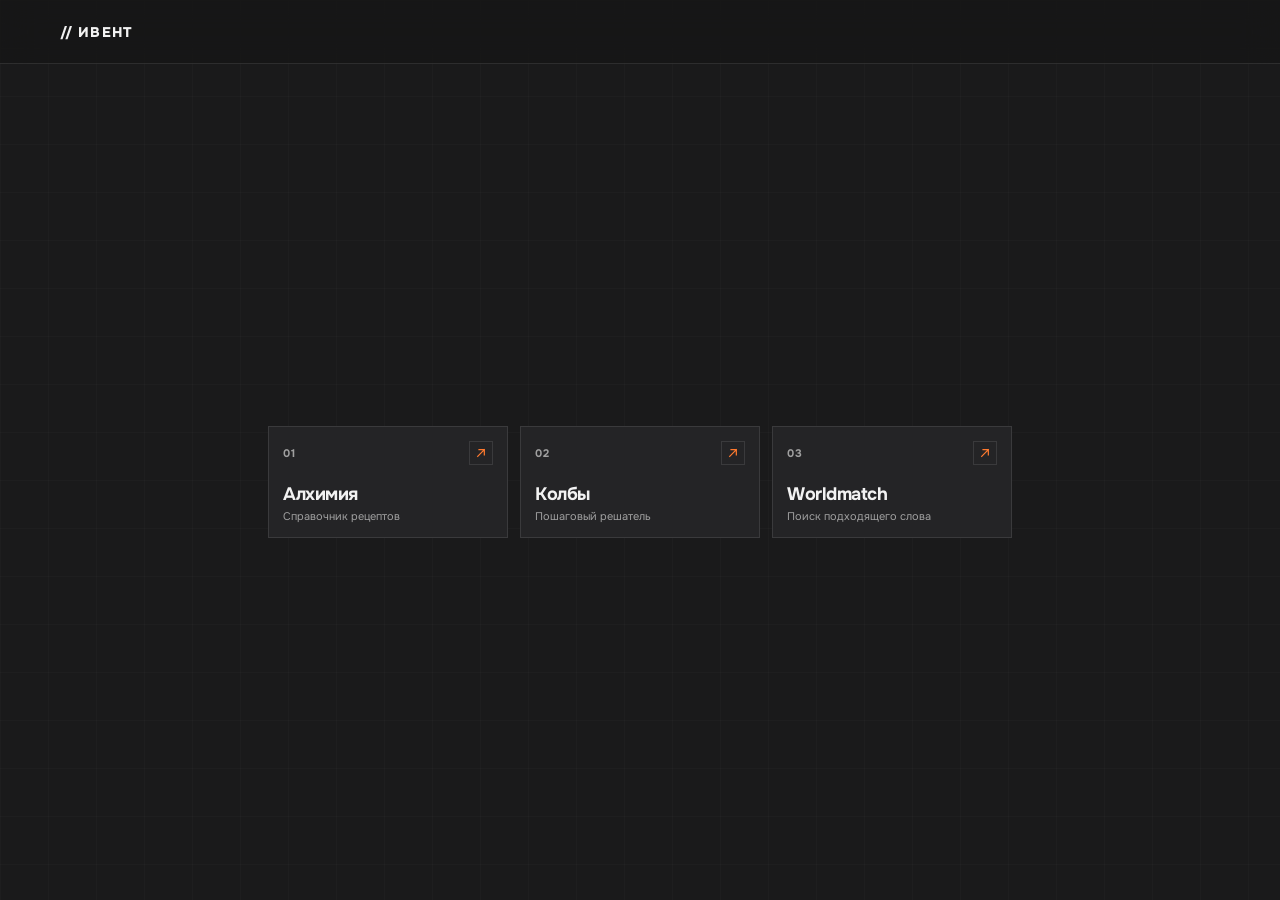
<file: index.html>
<!doctype html>
<html lang="ru">
  <head>
    <meta charset="UTF-8" />
    <meta name="viewport" content="width=device-width, initial-scale=1.0" />
    <meta name="theme-color" content="#1a1a1b" />
    <meta name="description" content="Коллекция небольших полезных инструментов." />
    <title>Инструменты</title>
    <link rel="stylesheet" href="styles.css" />
    <link rel="stylesheet" href="topbar.css" />
  </head>
  <body>
    <header class="topbar">
      <div class="topbar__inner">
        <a class="brand" href="./" aria-label="Ивент — главная">// ИВЕНТ</a>
      </div>
    </header>

    <main class="landing">
      <section class="projects" aria-label="Проекты">
        <div class="project-grid">
          <a class="project-card" href="./Alchemy/">
            <span class="card-index">01</span>
            <span class="card-copy">
              <strong>Алхимия</strong>
              <small>Справочник рецептов</small>
            </span>
            <span class="card-arrow" aria-hidden="true">
              <svg viewBox="0 0 24 24" width="16" height="16"><path d="M7 17 17 7M9 7h8v8" /></svg>
            </span>
          </a>

          <a class="project-card" href="./Tube/">
            <span class="card-index">02</span>
            <span class="card-copy">
              <strong>Колбы</strong>
              <small>Пошаговый решатель</small>
            </span>
            <span class="card-arrow" aria-hidden="true">
              <svg viewBox="0 0 24 24" width="16" height="16"><path d="M7 17 17 7M9 7h8v8" /></svg>
            </span>
          </a>

          <a class="project-card" href="./Word/">
            <span class="card-index">03</span>
            <span class="card-copy">
              <strong>Worldmatch</strong>
              <small>Поиск подходящего слова</small>
            </span>
            <span class="card-arrow" aria-hidden="true">
              <svg viewBox="0 0 24 24" width="16" height="16"><path d="M7 17 17 7M9 7h8v8" /></svg>
            </span>
          </a>
        </div>
      </section>
    </main>
  </body>
</html>
</file>
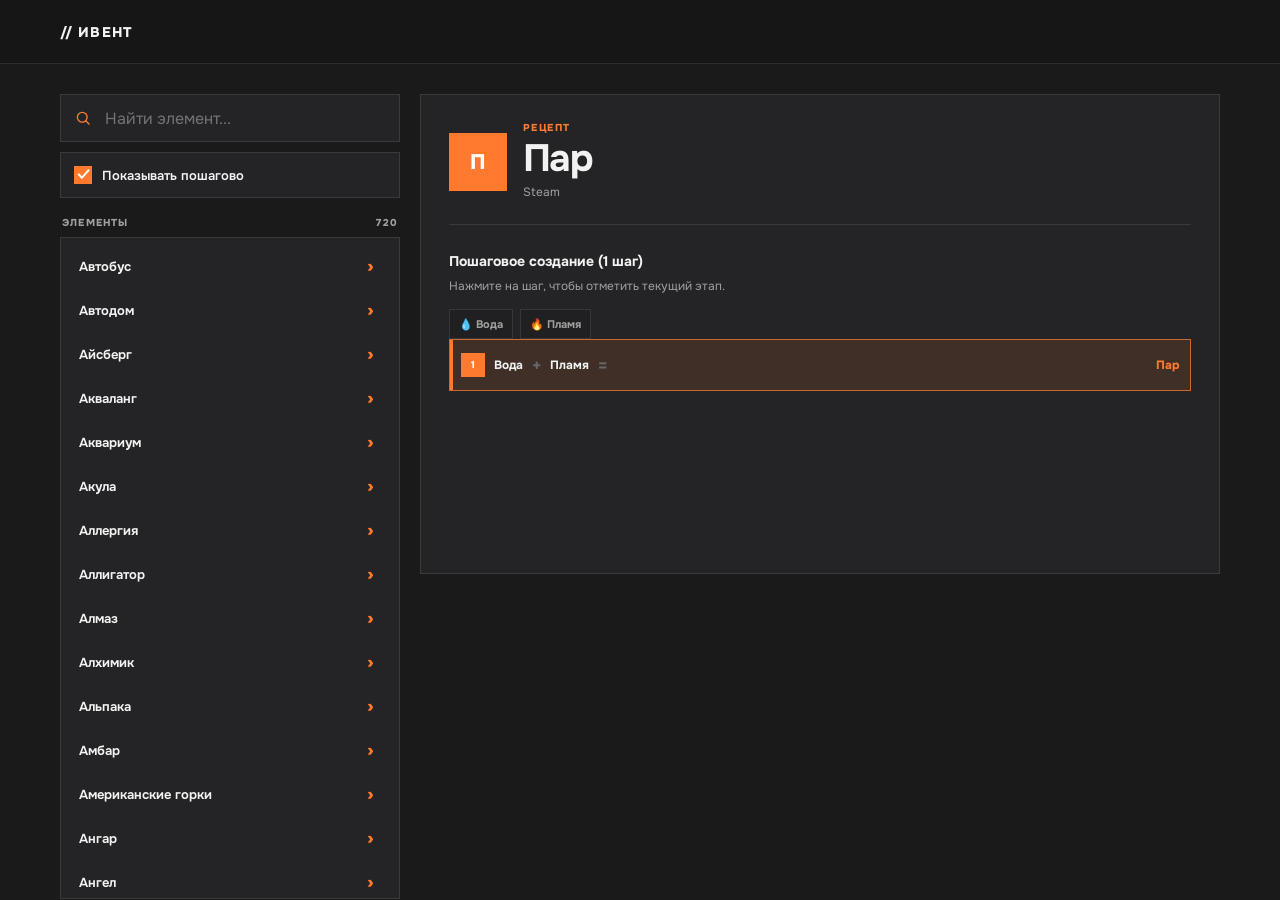
<file: Alchemy/index.html>
<!doctype html>
<html lang="ru">
  <head>
    <meta charset="UTF-8" />
    <meta name="viewport" content="width=device-width, initial-scale=1.0" />
    <meta name="theme-color" content="#1a1a1b" />
    <title>Алхимия — все 720 рецептов</title>
    <meta name="description" content="Все 720 элементов Алхимии на русском: поиск, рецепты и пошаговые цепочки." />
    <meta property="og:title" content="Алхимия — все 720 рецептов" />
    <meta property="og:description" content="Простой русскоязычный справочник с поиском и пошаговыми цепочками." />
    <meta property="og:image" content="og.png" />
    <link rel="stylesheet" href="styles.css" />
    <link rel="stylesheet" href="../topbar.css" />
    <script src="data.js" defer></script>
    <script src="app.js" defer></script>
  </head>
  <body>
    <header class="topbar">
      <div class="topbar__inner">
        <a class="brand" href="../" aria-label="Ивент — на главную">// ИВЕНТ</a>
      </div>
    </header>

    <main class="workspace">
      <section class="catalog" aria-label="Каталог элементов">
        <div class="search">
          <span class="search__icon" aria-hidden="true">
            <svg viewBox="0 0 24 24" width="18" height="18"><circle cx="11" cy="11" r="6.5" /><path d="m16 16 4 4" /></svg>
          </span>
          <input id="search-input" type="search" placeholder="Найти элемент..." autocomplete="off" aria-label="Найти элемент" />
          <button id="clear-search" class="icon-button" type="button" aria-label="Очистить поиск" hidden>×</button>
        </div>

        <label class="mode-switch">
          <input id="step-mode" type="checkbox" checked />
          <span class="fake-checkbox" aria-hidden="true">✓</span>
          <span>Показывать пошагово</span>
        </label>

        <div class="list-head">
          <span>Элементы</span>
          <span id="result-count">720</span>
        </div>
        <div class="element-list" id="element-list" role="listbox" aria-label="Результаты поиска"></div>
      </section>

      <section class="recipe-card" id="recipe-card" aria-live="polite"></section>
    </main>
  </body>
</html>
</file>
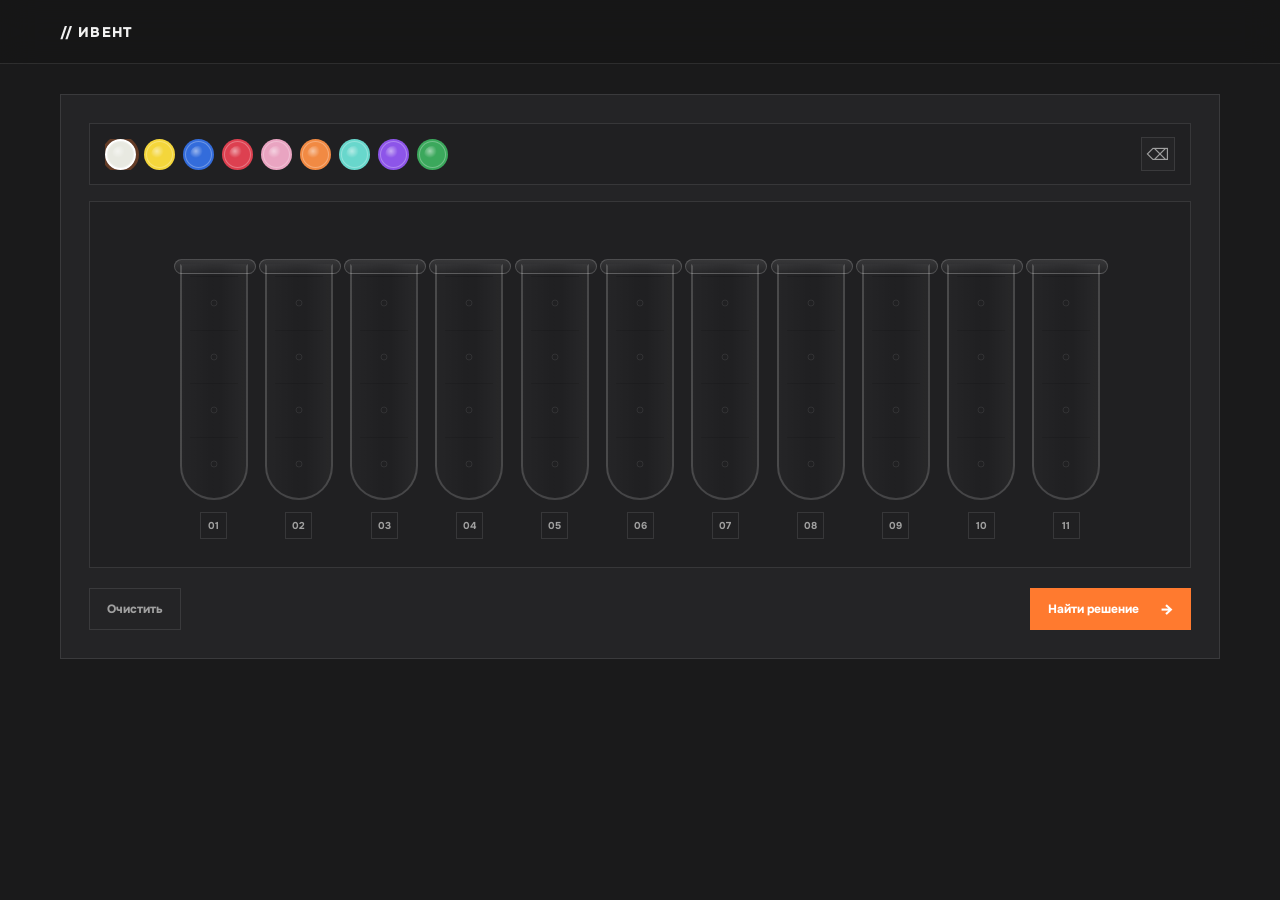
<file: Tube/index.html>
<!doctype html>
<html lang="ru">
  <head>
    <meta charset="UTF-8" />
    <meta name="viewport" content="width=device-width, initial-scale=1.0" />
    <meta name="theme-color" content="#0a0d0e" />
    <meta
      name="description"
      content="Пошаговый решатель головоломки с переливанием цветов по колбам."
    />
    <meta property="og:type" content="website" />
    <meta property="og:title" content="Колбы — пошаговый решатель" />
    <meta property="og:description" content="Заполните цвета и получите понятное решение по ходам." />
    <meta property="og:image" content="og.png" />
    <meta name="twitter:card" content="summary_large_image" />
    <meta name="twitter:title" content="Колбы — пошаговый решатель" />
    <meta name="twitter:description" content="Заполните цвета и получите понятное решение по ходам." />
    <meta name="twitter:image" content="og.png" />
    <title>Колбы — решатель головоломки</title>
    <link rel="stylesheet" href="styles.css" />
    <link rel="stylesheet" href="../topbar.css" />
  </head>
  <body>
    <header class="topbar">
      <div class="topbar__inner">
        <a class="brand" href="../" aria-label="Ивент — на главную">// ИВЕНТ</a>
      </div>
    </header>

    <main class="app-shell">
      <section class="workspace" aria-label="Редактор головоломки">
        <div class="palette-wrap" id="paletteWrap">
          <div class="palette" id="palette" role="toolbar" aria-label="Палитра цветов"></div>
          <button class="eraser-button" id="eraserButton" type="button" aria-label="Стереть цвет" title="Стереть">⌫</button>
        </div>

        <div class="game-stage">
          <div class="pour-guide" id="pourGuide" aria-live="polite" hidden>
            <span class="guide-number" id="sourceNumber">1</span>
            <span class="guide-arrow">→</span>
            <span class="guide-number" id="targetNumber">2</span>
          </div>
          <div class="tubes" id="tubes" aria-label="Колбы"></div>
        </div>

        <div class="actions editor-actions" id="editorActions">
          <button class="secondary-button" id="clearButton" type="button">Очистить</button>
          <button class="primary-button" id="solveButton" type="button">
            <span>Найти решение</span><span class="button-arrow">→</span>
          </button>
        </div>

        <div class="actions solution-actions" id="solutionActions" hidden>
          <button class="secondary-button" id="backToEditButton" type="button">← Изменить раскладку</button>
          <div class="move-counter" id="moveCounter">Ход 1 из 1</div>
          <button class="secondary-button" id="prevButton" type="button">← Назад</button>
          <button class="primary-button" id="nextButton" type="button">
            <span>Следующий шаг</span><span class="button-arrow">→</span>
          </button>
        </div>
      </section>
    </main>

    <div class="toast" id="toast" role="alert" aria-live="assertive" hidden></div>
    <script src="app.js"></script>
  </body>
</html>
</file>
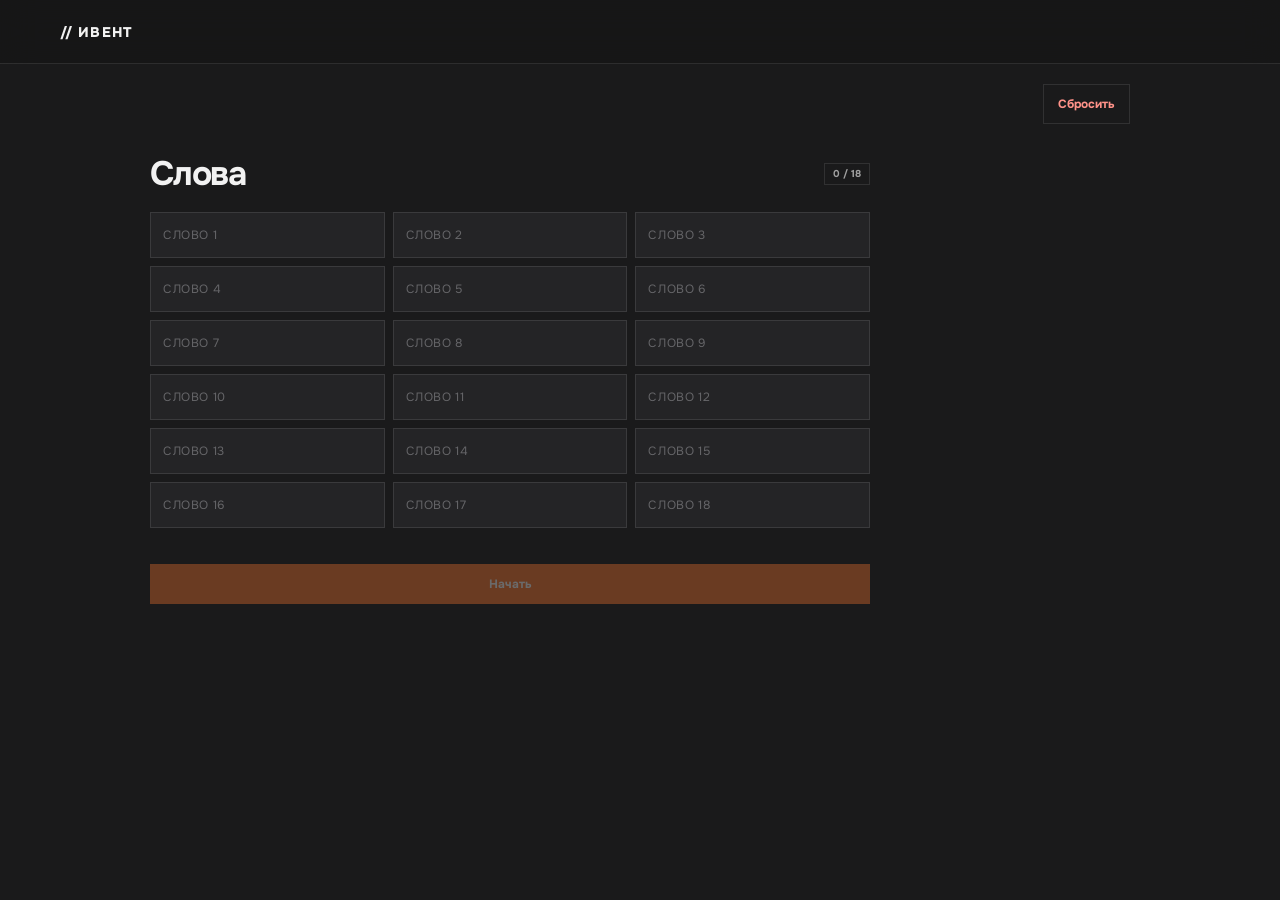
<file: Word/index.html>
<!doctype html>
<html lang="ru">
  <head>
    <meta charset="UTF-8" />
    <meta name="viewport" content="width=device-width, initial-scale=1.0" />
    <meta name="theme-color" content="#1a1a1b" />
    <title>Фаллаут — подбор слова</title>
    <link rel="stylesheet" href="styles.css" />
    <link rel="stylesheet" href="../topbar.css" />
    <script src="app.js" defer></script>
  </head>
  <body>
    <header class="topbar">
      <div class="topbar__inner">
        <a class="brand" href="../" aria-label="Ивент — на главную">// ИВЕНТ</a>
      </div>
    </header>

    <main class="app">
      <div class="word-toolbar">
        <button class="button danger ghost" id="resetButton" type="button">Сбросить</button>
      </div>

      <section id="inputPanel">
        <div class="section-head">
          <h1>Слова</h1>
          <span class="counter" id="wordCounter">0 / 18</span>
        </div>
        <div class="inputs" id="wordInputs"></div>
        <p class="error" id="inputError" role="alert"></p>
        <button class="button primary full" id="startButton" type="button" disabled>Начать</button>
      </section>

      <section id="workspace" hidden>
        <div class="results">
          <div class="section-head">
            <h1>Подходят</h1>
            <span class="counter accent" id="resultCounter">18</span>
          </div>
          <div class="word-grid" id="wordGrid" aria-live="polite"></div>
          <div class="empty" id="emptyState" hidden>Нет подходящих слов</div>
        </div>

        <aside id="historyPanel">
          <div class="section-head small">
            <h2>История</h2>
            <span class="counter" id="historyCount">0</span>
          </div>
          <ol class="history" id="historyList"></ol>
          <div class="history-empty" id="historyEmpty">Пока пусто</div>
          <button class="button ghost full" id="undoButton" type="button" hidden>Отменить шаг</button>
        </aside>
      </section>
    </main>

    <dialog id="matchDialog">
      <form method="dialog" id="matchForm">
        <div class="dialog-head">
          <h2 id="selectedWord"></h2>
          <button class="close" value="cancel" aria-label="Закрыть">×</button>
        </div>
        <label for="matchInput">Совпало букв</label>
        <div class="number-control">
          <button id="decreaseButton" type="button" aria-label="Уменьшить">−</button>
          <input id="matchInput" type="number" inputmode="numeric" min="0" value="0" required />
          <button id="increaseButton" type="button" aria-label="Увеличить">+</button>
        </div>
        <p class="error" id="dialogError" role="alert"></p>
        <div class="actions">
          <button class="button ghost" value="cancel">Отмена</button>
          <button class="button primary" value="default">Применить</button>
        </div>
      </form>
    </dialog>

    <dialog id="resetDialog" class="confirm">
      <form method="dialog">
        <h2>Сбросить всё?</h2>
        <div class="actions">
          <button class="button ghost" value="cancel">Отмена</button>
          <button class="button danger solid" id="confirmResetButton" value="default">Сбросить</button>
        </div>
      </form>
    </dialog>
  </body>
</html>
</file>
<file: styles.css>
@import url("https://fonts.googleapis.com/css2?family=Onest:wght@400;500;600;700;800&display=swap");

:root {
  color-scheme: dark;
  --bg: #1a1a1b;
  --surface: #242426;
  --surface-hover: #2b2b2e;
  --line: rgba(255, 255, 255, 0.1);
  --line-strong: rgba(255, 255, 255, 0.2);
  --text: #f2f2f2;
  --muted: #a0a0a0;
  --accent: #ff7a2f;
  font-family: "Onest", "Segoe UI", system-ui, sans-serif;
}

* { box-sizing: border-box; }

html { min-width: 320px; background: var(--bg); }

body {
  min-height: 100vh;
  margin: 0;
  background:
    linear-gradient(rgba(255, 255, 255, 0.018) 1px, transparent 1px),
    linear-gradient(90deg, rgba(255, 255, 255, 0.018) 1px, transparent 1px),
    var(--bg);
  background-size: 48px 48px;
  color: var(--text);
}

a { color: inherit; }

.landing {
  min-height: calc(100vh - 64px);
  display: grid;
  place-items: center;
  padding: 48px 24px;
}

.projects { width: min(1040px, 100%); }

.project-grid {
  display: grid;
  grid-template-columns: repeat(auto-fit, minmax(210px, 240px));
  justify-content: center;
  gap: 12px;
}

.project-card {
  min-height: 112px;
  display: grid;
  grid-template-columns: 1fr auto;
  grid-template-rows: 24px 1fr;
  gap: 10px;
  padding: 14px;
  border: 1px solid var(--line);
  background: var(--surface);
  text-decoration: none;
  transition: background-color 180ms ease, border-color 180ms ease, transform 180ms ease;
}

.project-card:hover {
  z-index: 1;
  border-color: var(--line-strong);
  background: var(--surface-hover);
  transform: translateY(-4px);
}

.project-card:focus-visible { outline: 2px solid var(--accent); outline-offset: 3px; }

.card-index {
  grid-column: 1;
  grid-row: 1;
  align-self: center;
  color: var(--muted);
  font: 700 11px/1 "Onest", sans-serif;
  letter-spacing: 0.08em;
}

.card-arrow {
  grid-column: 2;
  grid-row: 1;
  justify-self: end;
  width: 24px;
  height: 24px;
  display: grid;
  place-items: center;
  border: 1px solid var(--line);
  color: var(--accent);
  transition: color 180ms ease, background-color 180ms ease;
}

.card-arrow svg { display: block; fill: none; stroke: currentColor; stroke-width: 1.8; stroke-linecap: square; stroke-linejoin: miter; }

.project-card:hover .card-arrow { background: var(--accent); color: #fff; }

.card-copy {
  grid-column: 1 / -1;
  grid-row: 2;
  align-self: end;
  min-width: 0;
}
.card-copy strong, .card-copy small { display: block; }
.card-copy strong { font-size: 18px; letter-spacing: -0.025em; }
.card-copy small { margin-top: 4px; color: var(--muted); font-size: 11px; }

@media (max-width: 760px) {
  .project-grid { grid-template-columns: minmax(0, 360px); }
  .project-card { min-height: 108px; }
}

@media (prefers-reduced-motion: reduce) {
  *, *::before, *::after { scroll-behavior: auto !important; transition: none !important; }
}
</file>
<file: topbar.css>
.topbar {
  position: sticky;
  z-index: 20;
  top: 0;
  width: 100%;
  height: 64px;
  border-bottom: 1px solid rgba(255, 255, 255, 0.1);
  background: rgba(22, 22, 23, 0.78);
  -webkit-backdrop-filter: blur(18px);
  backdrop-filter: blur(18px);
}

.topbar__inner {
  width: min(1160px, calc(100% - 40px));
  height: 100%;
  margin: 0 auto;
  display: flex;
  align-items: center;
}

.topbar .brand {
  display: inline-flex;
  align-items: center;
  color: #f2f2f2;
  font-family: "Onest", "Segoe UI", system-ui, sans-serif;
  font-size: 14px;
  font-weight: 800;
  line-height: 1;
  letter-spacing: 0.08em;
  text-decoration: none;
}

.topbar .brand::first-letter { color: #ff7a2f; }

@media (max-width: 800px) {
  .topbar__inner { width: calc(100% - 24px); }
}
</file>
<file: Alchemy/styles.css>
@import url("https://fonts.googleapis.com/css2?family=Onest:wght@400;500;600;700;800&display=swap");

:root {
  color-scheme: dark;
  --bg: #1a1a1b;
  --surface: #242426;
  --surface-2: #2b2b2e;
  --line: rgba(255, 255, 255, 0.1);
  --line-strong: rgba(255, 255, 255, 0.2);
  --text: #f2f2f2;
  --muted: #a0a0a0;
  --accent: #ff7a2f;
  --accent-soft: rgba(255, 122, 47, 0.13);
  font-family: "Onest", "Segoe UI", system-ui, sans-serif;
}

* { box-sizing: border-box; }
html { min-width: 320px; background: var(--bg); scroll-behavior: smooth; }
body { min-height: 100vh; margin: 0; background: var(--bg); color: var(--text); }
button, input { font: inherit; }
button { color: inherit; }

.workspace {
  width: min(1160px, calc(100% - 40px));
  margin: 30px auto;
  display: grid;
  grid-template-columns: 340px minmax(0, 1fr);
  gap: 20px;
  align-items: start;
}

.catalog { min-width: 0; }
.search { height: 48px; display: grid; grid-template-columns: 30px 1fr 34px; align-items: center; padding: 0 7px 0 12px; border: 1px solid var(--line); background: var(--surface); }
.search__icon { width: 20px; height: 20px; display: grid; place-items: center; color: var(--accent); }
.search__icon svg { display: block; fill: none; stroke: currentColor; stroke-width: 1.8; stroke-linecap: square; }
.search input { width: 100%; border: 0; outline: 0; background: transparent; color: var(--text); }
.search input::-webkit-search-cancel-button,
.search input::-webkit-search-decoration { -webkit-appearance: none; appearance: none; }
.search input::-ms-clear { display: none; width: 0; height: 0; }
.search input::placeholder { color: #747476; }
.search:focus-within { border-color: var(--accent); box-shadow: 0 0 0 2px var(--accent-soft); }
.icon-button { width: 30px; height: 30px; border: 0; background: transparent; color: var(--muted); cursor: pointer; font-size: 21px; }
.icon-button:hover { background: var(--surface-2); color: var(--text); }

.mode-switch { min-height: 46px; margin-top: 10px; padding: 0 13px; display: flex; align-items: center; gap: 10px; border: 1px solid var(--line); background: var(--surface); cursor: pointer; font-size: 13px; font-weight: 600; user-select: none; }
.mode-switch input { position: absolute; opacity: 0; pointer-events: none; }
.fake-checkbox { width: 18px; height: 18px; display: grid; place-items: center; flex: 0 0 auto; border: 1px solid var(--line-strong); color: transparent; font-size: 12px; font-weight: 900; }
.mode-switch input:checked + .fake-checkbox { border-color: var(--accent); background: var(--accent); color: #fff; }
.mode-switch:has(input:focus-visible) { outline: 2px solid var(--accent); outline-offset: 2px; }

.list-head { margin: 18px 2px 8px; display: flex; justify-content: space-between; color: var(--muted); font-size: 10px; font-weight: 800; letter-spacing: 0.12em; text-transform: uppercase; }
.element-list { max-height: calc(100vh - 238px); min-height: 300px; padding: 6px; overflow: auto; border: 1px solid var(--line); background: var(--surface); scrollbar-color: #4b4b4e transparent; }
.element-item { width: 100%; min-height: 44px; display: grid; grid-template-columns: minmax(0, 1fr) 22px; align-items: center; gap: 8px; padding: 7px 11px; border: 1px solid transparent; background: transparent; cursor: pointer; text-align: left; }
.element-item:hover { background: var(--surface-2); }
.element-item[aria-selected="true"] { border-color: rgba(255, 122, 47, 0.36); background: var(--accent-soft); }
.element-item:focus-visible { outline: 2px solid var(--accent); outline-offset: -2px; }
.element-mark { width: 36px; height: 36px; display: grid; place-items: center; background: #313134; color: #d8d8da; font-size: 13px; font-weight: 800; }
.element-name { min-width: 0; overflow: hidden; text-overflow: ellipsis; white-space: nowrap; font-size: 13px; font-weight: 650; }
.selected-check { color: var(--accent); font-size: 17px; font-weight: 900; text-align: center; }
.empty-list { padding: 44px 20px; color: var(--muted); text-align: center; font-size: 13px; }

.recipe-card { min-height: 480px; padding: 28px; border: 1px solid var(--line); background: var(--surface); }
.recipe-title { display: flex; align-items: center; gap: 16px; padding-bottom: 24px; border-bottom: 1px solid var(--line); }
.recipe-title .element-mark { width: 58px; height: 58px; background: var(--accent); color: #fff; font-size: 21px; }
.eyebrow { margin: 0 0 5px; color: var(--accent); font: 800 10px/1 "Onest", sans-serif; letter-spacing: 0.14em; text-transform: uppercase; }
h1 { margin: 0; font-size: clamp(25px, 4vw, 38px); line-height: 1.08; letter-spacing: -0.04em; }
.english-name { margin: 5px 0 0; color: var(--muted); font-size: 12px; }
.section-title { margin: 27px 0 11px; font-size: 14px; }
.section-note { margin: -4px 0 14px; color: var(--muted); font-size: 12px; line-height: 1.5; }
.notice { margin-top: 22px; padding: 15px 17px; border-left: 2px solid var(--accent); background: #202022; color: var(--muted); font-size: 13px; line-height: 1.5; }
.recipe-list, .step-list { margin: 0; padding: 0; list-style: none; display: grid; gap: 8px; }
.recipe-row, .step-row { min-height: 52px; display: flex; align-items: center; gap: 9px; padding: 9px 11px; border: 1px solid var(--line); background: #202022; }
.step-row { cursor: pointer; transition: border-color .15s ease, background-color .15s ease; }
.step-row:hover { border-color: var(--line-strong); background: var(--surface-2); }
.step-row.is-current { border-color: rgba(255, 122, 47, .75); background: var(--accent-soft); box-shadow: inset 3px 0 0 var(--accent); }
.ingredient { min-width: 0; display: inline-flex; align-items: center; gap: 7px; color: var(--text); font-size: 12px; font-weight: 700; }
button.ingredient { padding: 0; border: 0; background: transparent; cursor: pointer; }
button.ingredient:hover { color: var(--accent); }
.ingredient .element-mark { width: 30px; height: 30px; flex: 0 0 auto; font-size: 11px; }
.operator { color: #67676a; font-weight: 700; }
.result-name { margin-left: auto; color: var(--accent); font-size: 12px; font-weight: 750; text-align: right; }
.step-number { width: 24px; height: 24px; display: grid; place-items: center; flex: 0 0 auto; padding: 0; border: 0; background: #343437; color: var(--muted); font: 800 10px/1 "Onest", sans-serif; cursor: pointer; }
.step-number:focus-visible { outline: 2px solid var(--accent); outline-offset: 2px; }
.step-row.is-current .step-number { background: var(--accent); color: #fff; }
.start-items { display: flex; flex-wrap: wrap; gap: 7px; }
.start-chip { padding: 7px 9px; border: 1px solid var(--line); background: #202022; color: var(--muted); font-size: 11px; font-weight: 700; }
footer { width: min(1160px, calc(100% - 40px)); margin: 20px auto 34px; color: #717174; font-size: 11px; }
footer a { color: var(--muted); }
footer a:hover { color: var(--accent); }

@media (max-width: 800px) {
  .workspace { grid-template-columns: 1fr; }
  .element-list { max-height: 340px; }
}

@media (max-width: 520px) {
  .workspace, footer { width: min(100% - 24px, 1160px); }
  .workspace { margin-top: 18px; gap: 12px; }
  .recipe-card { padding: 18px; }
  .step-row { align-items: flex-start; flex-wrap: wrap; }
  .result-name { width: 100%; margin-left: 33px; text-align: left; }
}

@media (prefers-reduced-motion: reduce) {
  *, *::before, *::after { scroll-behavior: auto !important; transition: none !important; }
}
</file>
<file: Tube/styles.css>
@import url("https://fonts.googleapis.com/css2?family=Onest:wght@400;500;600;700;800&display=swap");

:root {
  color-scheme: dark;
  --bg: #1a1a1b;
  --surface: #242426;
  --surface-2: #2b2b2e;
  --line: rgba(255, 255, 255, 0.1);
  --line-strong: rgba(255, 255, 255, 0.2);
  --text: #f2f2f2;
  --muted: #a0a0a0;
  --accent: #ff7a2f;
  --danger: #ff7066;
  --tube-width: 68px;
  --tube-height: 236px;
  font-family: "Onest", "Segoe UI", system-ui, sans-serif;
}

* { box-sizing: border-box; }
html { min-width: 320px; background: var(--bg); }
body { min-height: 100vh; margin: 0; color: var(--text); background: var(--bg); overflow-x: hidden; }
button, a { -webkit-tap-highlight-color: transparent; }
button { font: inherit; }

.app-shell { width: min(1160px, calc(100% - 40px)); margin: 0 auto; padding: 30px 0 40px; }
.workspace { padding: 28px; border: 1px solid var(--line); background: var(--surface); }
.palette-wrap { display: flex; align-items: center; gap: 13px; padding: 13px 15px; border: 1px solid var(--line); background: #202022; }
.palette { display: flex; gap: 8px; flex: 1; overflow-x: auto; scrollbar-width: none; }
.palette::-webkit-scrollbar { display: none; }

.color-swatch { position: relative; flex: 0 0 auto; width: 31px; height: 31px; padding: 0; border: 2px solid transparent; border-radius: 50%; background: var(--color); box-shadow: inset 0 0 0 1px rgba(255,255,255,.28); cursor: pointer; }
.color-swatch::after { content: ""; position: absolute; inset: 5px; border-radius: 50%; background: radial-gradient(circle at 35% 30%, rgba(255,255,255,.5), transparent 42%); }
.color-swatch.is-active { border-color: #fff; outline: 3px solid rgba(255, 122, 47, 0.3); }
.color-swatch:focus-visible { outline: 3px solid var(--accent); outline-offset: 2px; }
.eraser-button { width: 34px; height: 34px; flex: 0 0 auto; padding: 0; border: 1px solid var(--line); background: var(--surface); color: var(--muted); cursor: pointer; }
.eraser-button.is-active { border-color: var(--accent); background: rgba(255,122,47,.13); color: var(--text); }

.game-stage { position: relative; min-height: 350px; margin-top: 16px; padding: 62px 20px 28px; border: 1px solid var(--line); background: #202022; overflow-x: auto; }
.tubes { min-width: max-content; display: flex; align-items: flex-end; justify-content: center; gap: clamp(10px, 1.35vw, 23px); }
.tube-wrap { display: flex; flex-direction: column; align-items: center; gap: 12px; transition: transform .22s ease, filter .22s ease; }
.tube-wrap.is-source { transform: translateY(-18px); filter: drop-shadow(0 0 14px rgba(255,122,47,.3)); }
.tube-wrap.is-target { filter: drop-shadow(0 0 14px rgba(97,218,209,.34)); }
.tube-number { min-width: 27px; height: 27px; display: grid; place-items: center; border: 1px solid var(--line); color: var(--muted); font: 700 10px/1 "Onest", sans-serif; }
.is-source .tube-number { border-color: var(--accent); background: var(--accent); color: #fff; }
.is-target .tube-number { border-color: #61dad1; background: #61dad1; color: #111; }

.tube { position: relative; width: var(--tube-width); height: var(--tube-height); display: flex; flex-direction: column-reverse; padding: 10px 8px 8px; border: 2px solid rgba(255,255,255,.16); border-top-color: transparent; border-radius: 0 0 34px 34px; background: linear-gradient(90deg, rgba(255,255,255,.025), transparent 55%, rgba(255,255,255,.035)); }
.tube::before { content: ""; position: absolute; z-index: 4; top: -7px; left: -8px; width: calc(100% + 16px); height: 13px; border: 1px solid rgba(255,255,255,.18); border-radius: 999px; background: linear-gradient(180deg, rgba(255,255,255,.1), rgba(255,255,255,.025)); }
.tube-slot { position: relative; width: 100%; height: 25%; padding: 0; border: 0; border-top: 1px solid rgba(0,0,0,.12); background: transparent; cursor: pointer; overflow: hidden; transition: filter .15s ease; }
.tube-slot:first-child { border-radius: 0 0 27px 27px; }
.tube-slot:hover { filter: brightness(1.15); }
.tube-slot:focus-visible { outline: 2px solid #fff; outline-offset: -3px; z-index: 5; }
.tube-slot.has-color { background-color: var(--color); background-image: linear-gradient(135deg, rgba(255,255,255,.16) 25%, transparent 25%, transparent 50%, rgba(255,255,255,.16) 50%, rgba(255,255,255,.16) 75%, transparent 75%), linear-gradient(90deg, rgba(255,255,255,.1), transparent 45%, rgba(0,0,0,.1)); background-size: 12px 12px, 100% 100%; }
.tube-slot.has-color::after { content: ""; position: absolute; inset: 2px 5px auto; height: 1px; background: rgba(255,255,255,.23); }
.tube-slot.is-empty::before { content: ""; position: absolute; top: 50%; left: 50%; width: 5px; height: 5px; border: 1px solid rgba(255,255,255,.08); border-radius: 50%; transform: translate(-50%, -50%); }

.pour-guide { position: absolute; z-index: 8; top: 13px; left: 50%; display: flex; align-items: center; gap: 9px; padding: 7px 10px; border: 1px solid var(--line); background: var(--surface); transform: translateX(-50%); white-space: nowrap; }
.guide-number { display: grid; place-items: center; width: 24px; height: 24px; background: var(--accent); color: #fff; font-size: 10px; font-weight: 800; }
.guide-number:nth-of-type(2) { background: #61dad1; color: #111; }
.guide-arrow { color: var(--muted); }
.actions { display: flex; align-items: center; gap: 10px; margin-top: 20px; }
.editor-actions .primary-button { margin-left: auto; }
.solution-actions .move-counter { margin-left: auto; }

.primary-button, .secondary-button { min-height: 42px; display: inline-flex; align-items: center; justify-content: center; gap: 22px; padding: 0 17px; border: 1px solid var(--line); color: var(--text); cursor: pointer; font-weight: 750; font-size: 12px; transition: background-color .16s ease, border-color .16s ease, transform .16s ease; }
.primary-button { border-color: var(--accent); background: var(--accent); color: #fff; }
.secondary-button { background: transparent; color: var(--muted); }
.button-arrow { font-size: 16px; }
.primary-button:hover, .secondary-button:hover { border-color: var(--line-strong); background: var(--surface-2); color: var(--text); }
.primary-button:hover { border-color: #ff8d4c; background: #ff8d4c; }
.primary-button:active, .secondary-button:active { transform: translateY(1px); }
.primary-button:focus-visible, .secondary-button:focus-visible, .eraser-button:focus-visible { outline: 2px solid var(--accent); outline-offset: 2px; }
.primary-button:disabled, .secondary-button:disabled { cursor: not-allowed; opacity: .35; }
.move-counter { color: var(--muted); font: 700 11px/1 "Onest", sans-serif; white-space: nowrap; }
.toast { position: fixed; z-index: 20; left: 50%; bottom: 24px; max-width: min(430px, calc(100% - 32px)); padding: 12px 15px; border-left: 2px solid var(--danger); background: #2a2020; color: #ffd8d4; transform: translateX(-50%); font-size: 12px; }
[hidden] { display: none !important; }

@media (max-width: 760px) {
  .app-shell { width: min(100% - 24px, 1160px); padding-top: 18px; }
  .workspace { padding: 18px; }
  .game-stage { padding-right: 14px; padding-left: 14px; }
  .tubes { justify-content: flex-start; }
  .solution-actions { flex-wrap: wrap; }
  .solution-actions .move-counter { width: 100%; order: -1; margin-left: 0; text-align: center; }
  .solution-actions .primary-button { margin-left: auto; }
}

@media (max-width: 480px) {
  :root { --tube-width: 61px; --tube-height: 210px; }
  .palette-wrap { padding: 11px; }
  .color-swatch { width: 28px; height: 28px; }
  .game-stage { min-height: 320px; }
  .solution-actions .secondary-button:first-child { width: 100%; }
}

@media (prefers-reduced-motion: reduce) {
  *, *::before, *::after { scroll-behavior: auto !important; transition: none !important; }
}
</file>
<file: Word/styles.css>
@import url("https://fonts.googleapis.com/css2?family=Onest:wght@400;500;600;700;800&display=swap");

:root {
  color-scheme: dark;
  --bg: #1a1a1b;
  --surface: #242426;
  --surface-2: #2b2b2e;
  --line: rgba(255, 255, 255, 0.1);
  --line-strong: rgba(255, 255, 255, 0.2);
  --text: #f2f2f2;
  --muted: #a0a0a0;
  --accent: #ff7a2f;
  --accent-soft: rgba(255, 122, 47, 0.13);
  --red: #ff7066;
  --green: #63d68b;
  font-family: "Onest", "Segoe UI", system-ui, sans-serif;
}

* { box-sizing: border-box; }
body { min-width: 320px; min-height: 100vh; margin: 0; background: var(--bg); color: var(--text); }
button, input { font: inherit; }
[hidden] { display: none !important; }

.app { width: min(980px, calc(100% - 40px)); margin: 0 auto; padding-bottom: 48px; }
.word-toolbar { display: flex; justify-content: flex-end; padding: 20px 0 28px; }
#inputPanel { max-width: 720px; }
.section-head { display: flex; align-items: center; justify-content: space-between; gap: 16px; margin-bottom: 17px; }
.section-head.small { margin-bottom: 12px; }
h1, h2, p { margin-top: 0; }
h1 { margin-bottom: 0; font-size: clamp(24px, 4vw, 34px); letter-spacing: -.035em; }
h2 { margin-bottom: 0; font-size: 15px; }
.counter { padding: 5px 8px; border: 1px solid var(--line); color: var(--muted); font: 700 10px/1 "Onest", sans-serif; }
.counter.accent { border-color: rgba(255,122,47,.42); background: var(--accent-soft); color: #ffad7e; }

.inputs { display: grid; grid-template-columns: repeat(3, minmax(0, 1fr)); gap: 8px; margin-bottom: 8px; }
.word-input { width: 100%; min-width: 0; height: 46px; padding: 0 12px; border: 1px solid var(--line); border-radius: 0; outline: none; background: var(--surface); color: var(--text); font: 700 12px "Onest", sans-serif; letter-spacing: .05em; text-transform: uppercase; }
.word-input::placeholder { color: #656568; font-weight: 400; }
.word-input:focus { border-color: var(--accent); box-shadow: 0 0 0 2px var(--accent-soft); }
.word-input.invalid { border-color: var(--red); }
.error { min-height: 20px; margin: 8px 0; color: #ff9289; font-size: 11px; }

.button { min-height: 40px; display: inline-flex; align-items: center; justify-content: center; padding: 0 14px; border: 1px solid var(--line); border-radius: 0; background: var(--surface); color: var(--muted); cursor: pointer; font-size: 12px; font-weight: 700; }
.button:hover:not(:disabled) { border-color: var(--line-strong); background: var(--surface-2); color: var(--text); }
.button:focus-visible, .word:focus-visible, .close:focus-visible, .number-control button:focus-visible { outline: 2px solid var(--accent); outline-offset: 2px; }
.button:disabled { cursor: not-allowed; opacity: .35; }
.button.full { width: 100%; }
.button.primary { border-color: var(--accent); background: var(--accent); color: #fff; }
.button.primary:hover:not(:disabled) { border-color: #ff8d4c; background: #ff8d4c; }
.button.ghost { background: transparent; }
.button.danger { color: #ff9289; }
.button.danger:hover { border-color: var(--red); background: rgba(255,112,102,.1); }
.button.danger.solid { border-color: var(--red); background: var(--red); color: #fff; }

#workspace { display: grid; grid-template-columns: minmax(0, 1fr) 260px; gap: 20px; align-items: start; }
.word-grid { display: grid; grid-template-columns: repeat(3, minmax(0, 1fr)); gap: 8px; }
.word { min-width: 0; height: 48px; display: flex; align-items: center; justify-content: space-between; gap: 8px; padding: 0 12px; border: 1px solid var(--line); background: var(--surface); color: #d6d6d8; cursor: pointer; font: 700 12px "Onest", sans-serif; letter-spacing: .05em; }
.word::after { content: "→"; color: #68686b; }
.word:hover { border-color: rgba(255,122,47,.5); background: var(--surface-2); }
.word.answer { border-color: rgba(99,214,139,.55); color: #89e4a8; }
.word.answer::after { content: "✓"; color: var(--green); }

#historyPanel { padding: 16px; border: 1px solid var(--line); background: var(--surface); }
.history { display: grid; gap: 1px; margin: 0 0 14px; padding: 0; list-style: none; }
.history li { display: flex; align-items: center; justify-content: space-between; gap: 10px; padding: 10px 0; border-bottom: 1px solid var(--line); font: 11px "Onest", sans-serif; }
.history-word { overflow: hidden; color: var(--muted); text-decoration: line-through; text-overflow: ellipsis; white-space: nowrap; }
.history-match { color: #ffad7e; }
.history-empty, .empty { color: #747477; font-size: 12px; }
.history-empty { padding: 28px 0 34px; text-align: center; }
.empty { padding: 60px 20px; border: 1px dashed var(--line-strong); text-align: center; }

dialog { width: min(400px, calc(100% - 28px)); padding: 22px; border: 1px solid var(--line-strong); border-radius: 0; background: var(--surface); color: var(--text); box-shadow: 0 24px 70px rgba(0,0,0,.6); }
dialog::backdrop { background: rgba(10,10,11,.82); backdrop-filter: blur(3px); }
.dialog-head { display: flex; align-items: center; justify-content: space-between; margin-bottom: 24px; }
.dialog-head h2 { color: #ffad7e; font: 800 17px "Onest", sans-serif; letter-spacing: .06em; }
.close { border: 0; background: transparent; color: var(--muted); cursor: pointer; font-size: 22px; }
dialog label { display: block; margin-bottom: 8px; color: #d1d1d3; font-size: 12px; font-weight: 650; }
.number-control { display: grid; grid-template-columns: 44px 1fr 44px; overflow: hidden; border: 1px solid var(--line); }
.number-control button { border: 0; background: var(--surface-2); color: #d1d1d3; cursor: pointer; font-size: 19px; }
.number-control button:hover { background: #343437; }
.number-control input { width: 100%; min-width: 0; height: 44px; border: 0; border-right: 1px solid var(--line); border-left: 1px solid var(--line); outline: 0; background: #202022; color: var(--text); text-align: center; font: 700 17px "Onest", sans-serif; appearance: textfield; }
.number-control input::-webkit-inner-spin-button, .number-control input::-webkit-outer-spin-button { appearance: none; }
.actions { display: flex; justify-content: flex-end; gap: 8px; margin-top: 18px; }
.confirm { text-align: center; }
.confirm .actions { justify-content: center; }

@media (max-width: 760px) {
  #workspace { grid-template-columns: 1fr; }
  .inputs, .word-grid { grid-template-columns: repeat(2, minmax(0, 1fr)); }
}

@media (max-width: 430px) {
  .app { width: min(100% - 24px, 980px); }
  .inputs, .word-grid { grid-template-columns: 1fr; }
}

@media (prefers-reduced-motion: reduce) {
  *, *::before, *::after { scroll-behavior: auto !important; transition: none !important; }
}
</file>
